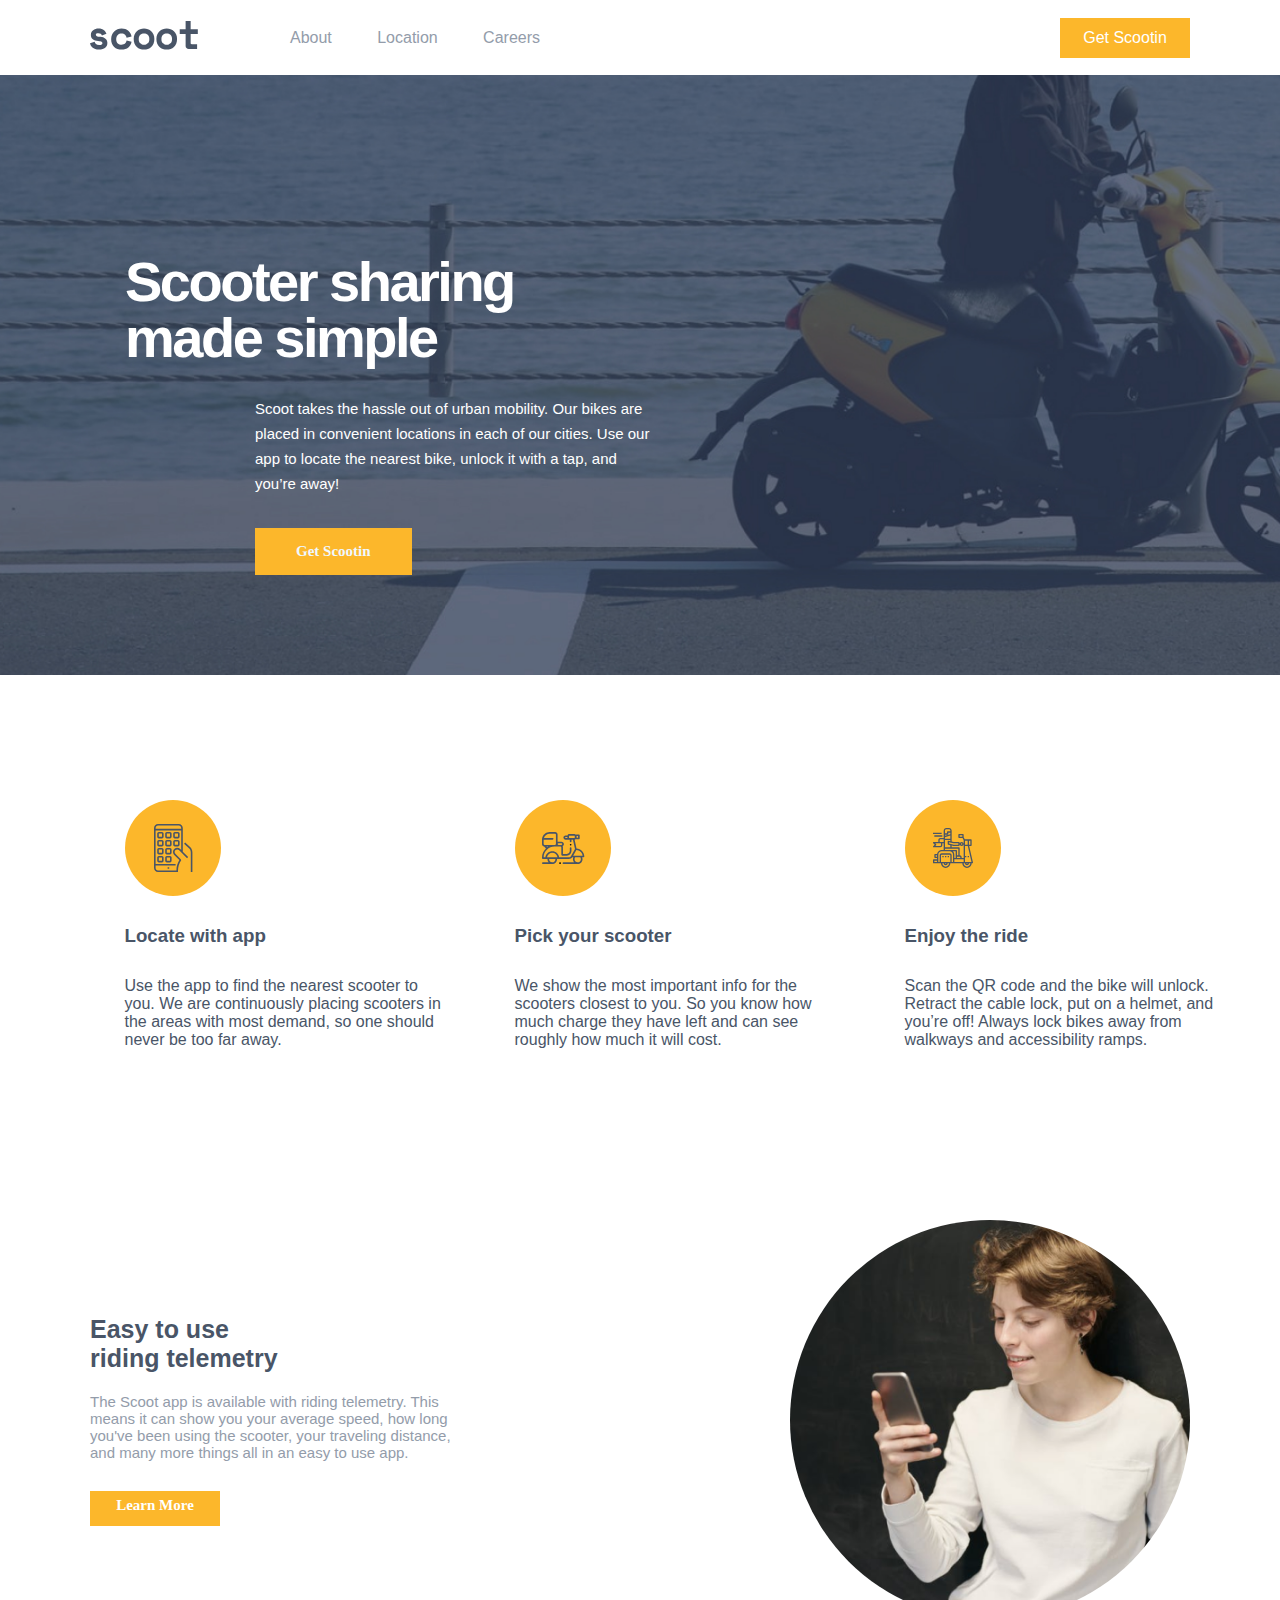
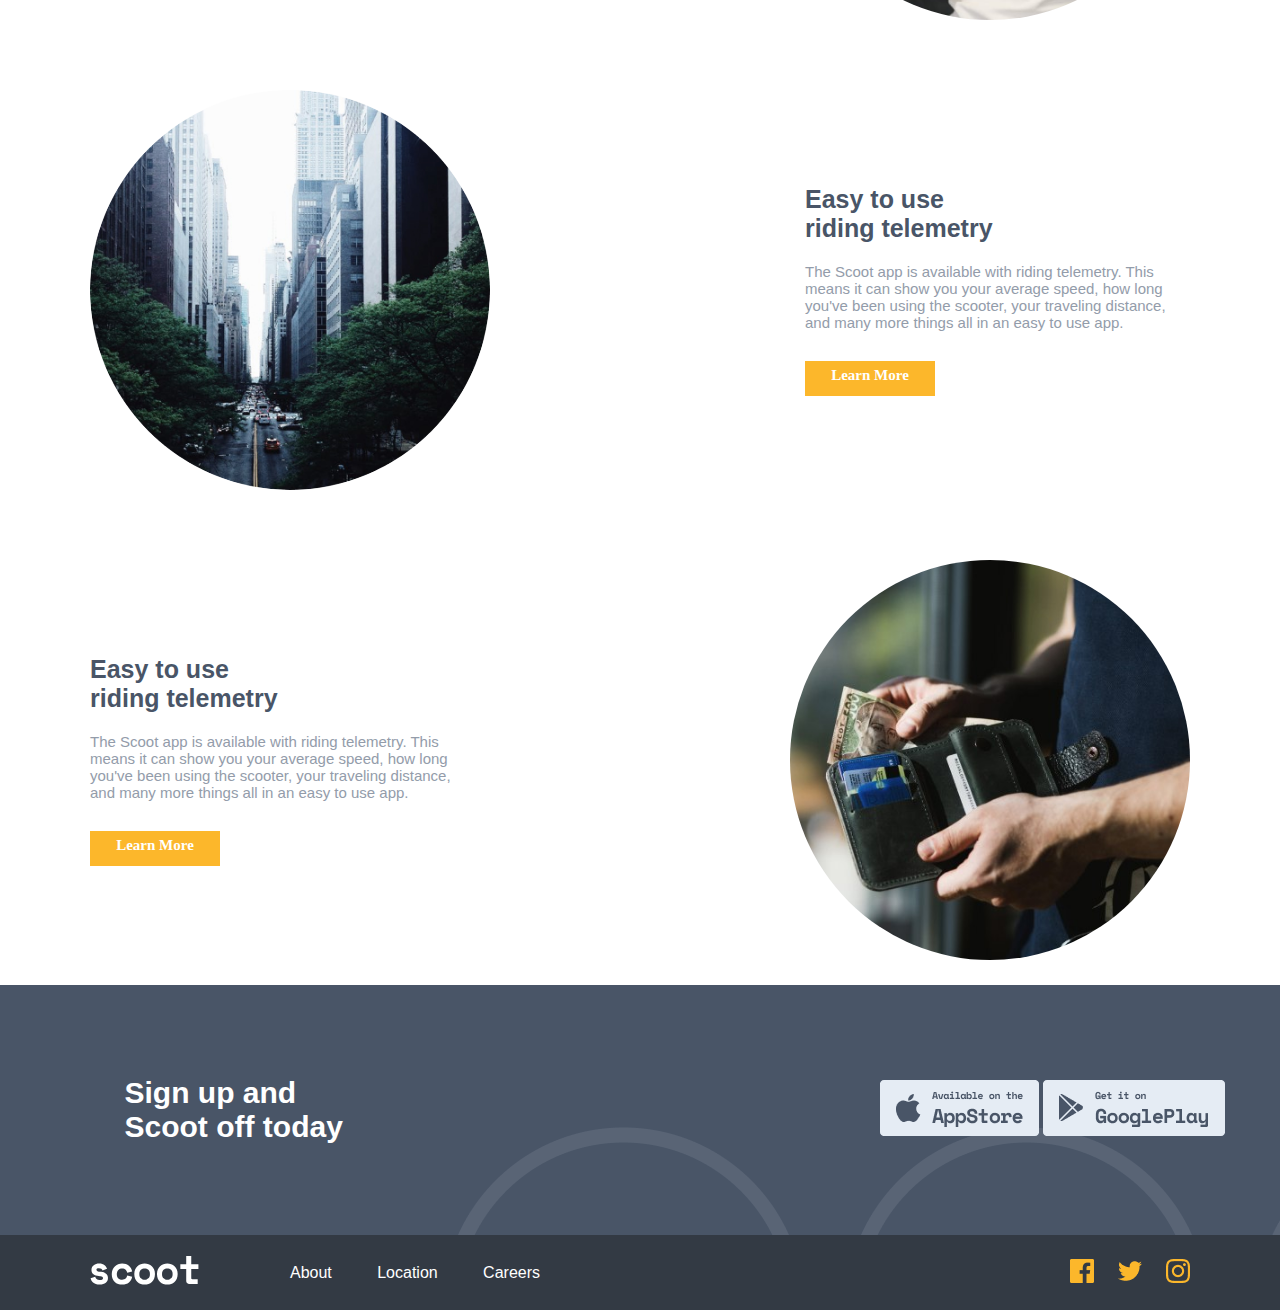
<file: index.html>
<!DOCTYPE html>
<html lang="en">

<head>
    <meta charset="UTF-8">
    <meta http-equiv="X-UA-Compatible" content="IE=edge">
    <meta name="viewport" content="width=device-width, initial-scale=1.0">
    <!-- link css -->
    <link rel="stylesheet" href="./style/main.min.css">
    <title>about</title>
</head>

<body>
    <!-- header start -->
    <header>
        <div class="container">
            <div class="header__block">
                <div class="header__wrap">
                    <div class="header__brand">
                        <a href="./index.html"><img src="./img/scoot.svg" alt="logo"></a>
                    </div>

                    <ul>
                        <li><a href="./city/index.html">About</a></li>
                        <li><a href="./Location/index.html">Location</a></li>
                        <li><a href="./city/index.html">Careers</a></li>
                    </ul>
                </div>
                <div class="header__links">
                    <a href="#">Get Scootin</a>
                </div>
            </div>
        </div>
    </header>
<!-- header end -->
<!-- main start -->
    <main>
        <!-- section__one start -->
        <section class="section__one">
            <div class="section__block">
            
                <div class="section__card">
                    <h2>Scooter sharing made simple</h2>
                    <p>Scoot takes the hassle out of urban mobility. Our bikes are placed in convenient locations in
                        each of our cities. Use our app to locate the nearest bike, unlock it with a tap, and you’re
                        away!</p>
                    <div class="section__links">
                        <a href="#">Get Scootin</a>
                    </div>
                </div>

            </div>
        </section>
        <!-- section__one end -->

        <!-- section__two end -->
        <section class="section__two">
            <div class="section__menu">
                <div class="section__box">
                    <img src="./img/menu(1).svg" alt="menu__img">
                   <div class="home__text">
                    <h3>Locate with app</h3>
                    <p>Use the app to find the nearest scooter to you. We are continuously placing scooters in the areas
                        with most demand, so one should never be too far away.</p>
                   </div>
                </div>

                <div class="section__box">
                    <img src="./img/menu(2).svg" alt="menu__img">
                   <div class="home__text">
                    <h3>Pick your scooter</h3>
                    <p>We show the most important info for the scooters closest to you. So you know how much charge they
                        have left and can see roughly how much it will cost.</p>
                   </div>
                </div>
                <div class="section__box">
                    <img src="./img/menu(3).svg" alt="menu__img">
                  <div class="home__text">
                    <h3>Enjoy the ride</h3>
                    <p>Scan the QR code and the bike will unlock. Retract the cable lock, put on a helmet, and you’re
                        off! Always lock bikes away from walkways and accessibility ramps.</p>
                  </div>
                </div>
            </div>
        </section>
        <!-- section__two end -->
        <!-- section__thre start -->
        <section class="section__thre">
            <div class="section__lest">
                <div class="section__boxs">
                    <h2>Easy to use
                        riding telemetry</h2>
                    <p>The Scoot app is available with riding telemetry. This means it can show you your average speed,
                        how long you've been using the scooter, your traveling distance, and many more things all in an
                        easy to use app.</p>
                        <div class="section__boxa">
                            <a href="#">Learn More</a>
                        </div>
                        
                </div>
                <img src="./img/section__thre(1).png" alt="">
            </div>
        </section>
        <section class="section__thre">
            <div class="section__lest">
                <img src="./img/section(2).jpg" alt="">
                <div class="section__boxs">
                    <h2>Easy to use
                        riding telemetry</h2>
                    <p>The Scoot app is available with riding telemetry. This means it can show you your average speed,
                        how long you've been using the scooter, your traveling distance, and many more things all in an
                        easy to use app.</p>
                        <div class="section__boxa">
                            <a href="#">Learn More</a>
                        </div>
                </div>
            </div>
        </section>

        <section class="section__thre">
            <div class="section__lest">
                <div class="section__boxs">
                    <h2>Easy to use
                        riding telemetry</h2>
                    <p>The Scoot app is available with riding telemetry. This means it can show you your average speed,
                        how long you've been using the scooter, your traveling distance, and many more things all in an
                        easy to use app.</p>
                        <div class="section__boxa">
                            <a href="#">Learn More</a>
                        </div>
                        
                </div>
                <img src="./img/section(3).jpg" alt="section3">
            </div>
        </section>

        <section class="section__end">
            <div class="section__footer">
                <div class="section__end__lest">
                <h2>Sign up and Scoot off today</h2>
            </div>
            <div class="section__end__text">
                <img src="./img/appstore.png" alt="apps">
                <img src="./img/google.png" alt="google">
            </div>
           </div>

        </section>
     
            
    </main> 
    <!-- main  end -->
    <!-- footer start -->

    <footer>
        <div class="container">
            <div class="footer__block">
                <div class="footer__wrap">
                    <div class="footer__brand">
                        <img src="./img/footer.svg" alt="logo">
                    </div>

                    <ul>
                        <li><a href="#">About</a></li>
                        <li><a href="#">Location</a></li>
                        <li><a href="#">Careers</a></li>
                    </ul>
                </div>
                <div class="footer__links">
                    <a href="#"><img src="./img/fizbok.png" alt="fezbok"></a>
                    <a href="#"><img src="./img/kaliy.png" alt="kali"></a>
                    <a href="#"><img src="./img/insta.png" alt="instagram"></a>
                </div>
            </div>
        </div>
    </footer>   
        <!-- footer end -->
</body>

</html>
</file>
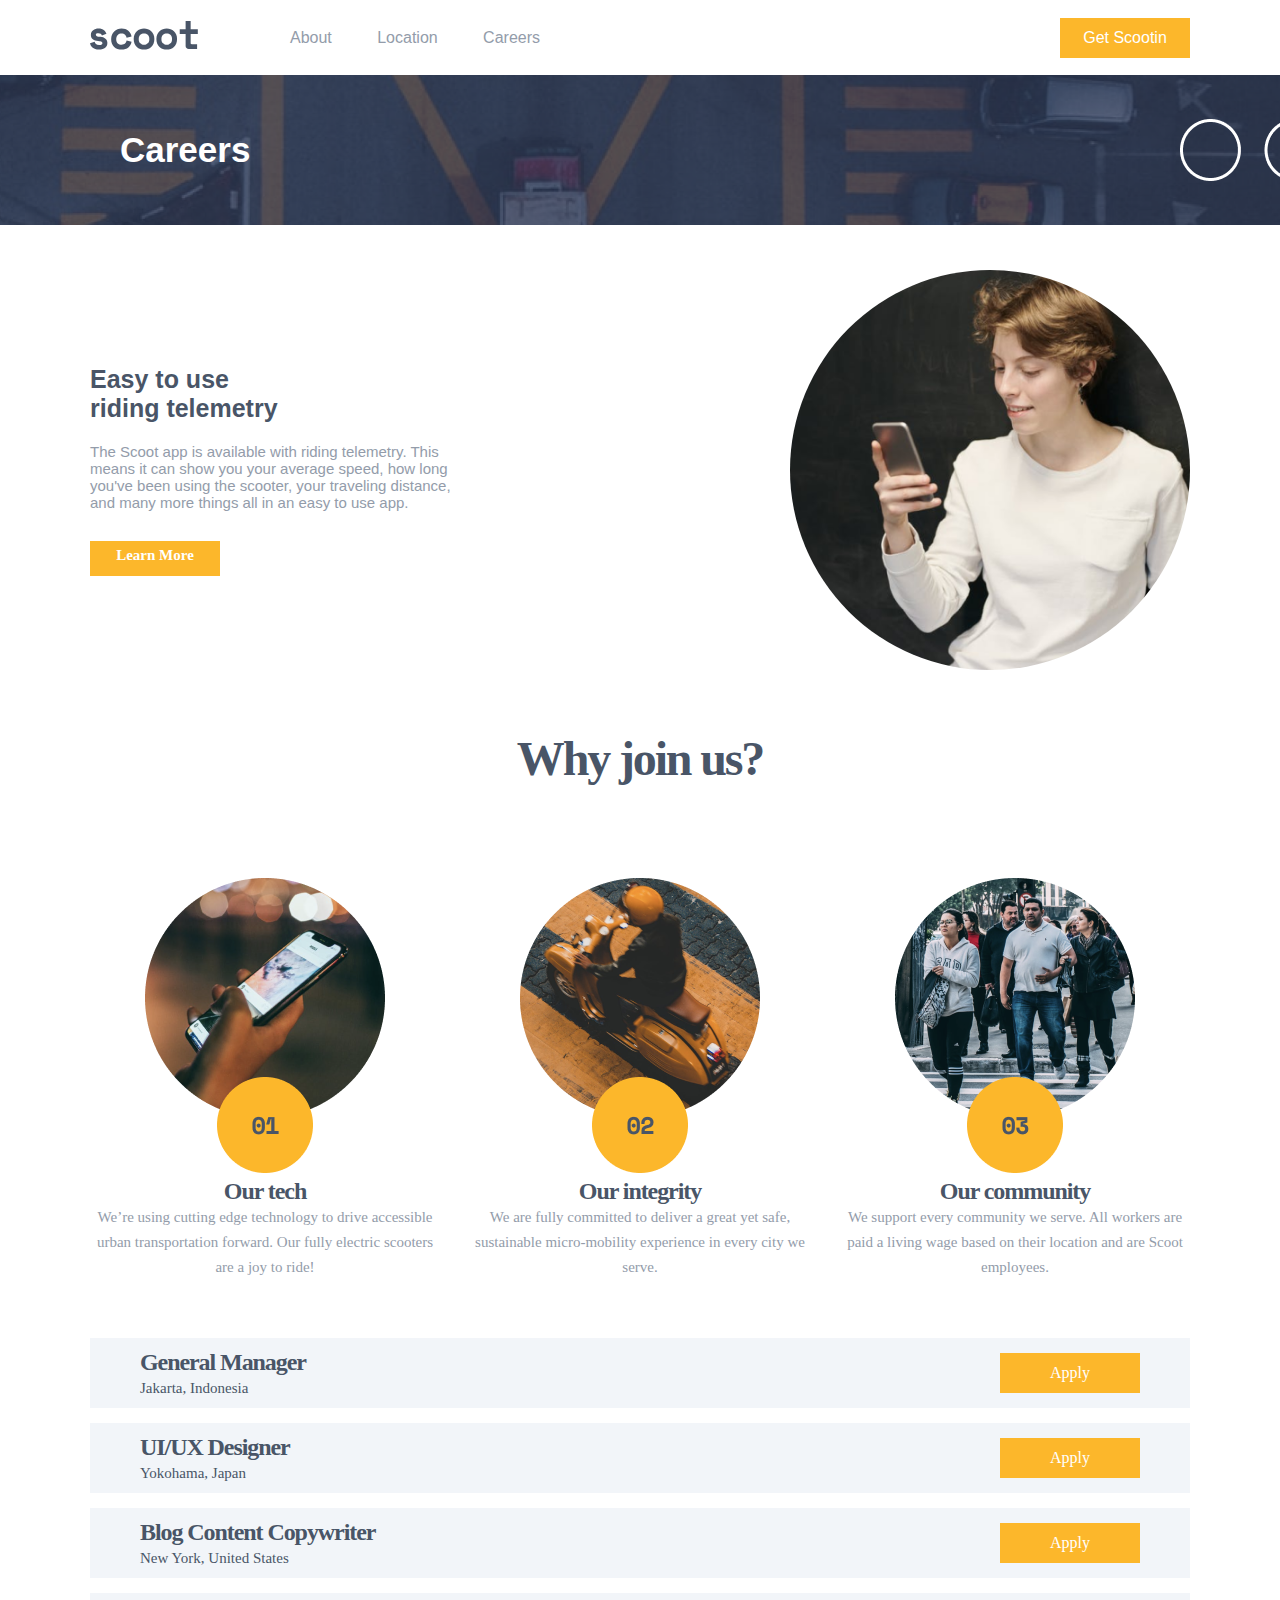
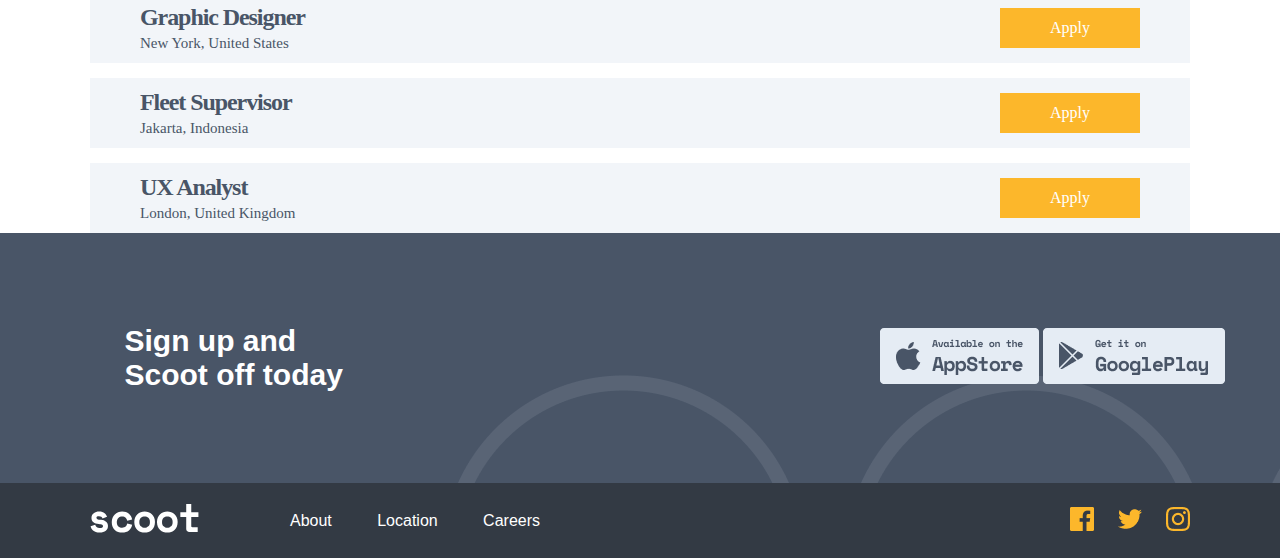
<file: Careers/index.html>
<!DOCTYPE html>
<html lang="en">

<head>
    <meta charset="UTF-8">
    <meta http-equiv="X-UA-Compatible" content="IE=edge">
    <meta name="viewport" content="width=device-width, initial-scale=1.0">
    <link rel="stylesheet" href="../style/main.min.css">
    <title>Careers</title>
</head>

<body>
    <!-- header start -->
    <header>
        <div class="container">
            <div class="header__block">
                <div class="header__wrap">
                    <div class="header__brand">
                        <a href="../index.html"><img src="../img/scoot.svg" alt="logo"></a>
                    </div>

                    <ul>
                        <li><a href="../city/index.html">About</a></li>
                        <li><a href="../Location/index.html">Location</a></li>
                        <li><a href="./index.html">Careers</a></li>
                    </ul>
                </div>
                <div class="header__links">
                    <a href="#">Get Scootin</a>
                </div>
            </div>
        </div>
    </header>
    <!-- header end -->
    <main>
        <section class="section__navbar">

            <div class="section__nav">
                <h2>Careers</h2>
                <img src="../img/Group 26.png" alt="">
            </div>

        </section>

        <section class="section__thre">
            <div class="section__lest">
                <div class="section__boxs">
                    <h2>Easy to use
                        riding telemetry</h2>
                    <p>The Scoot app is available with riding telemetry. This means it can show you your average speed,
                        how long you've been using the scooter, your traveling distance, and many more things all in an
                        easy to use app.</p>
                        <div class="section__boxa">
                            <a href="#">Learn More</a>
                        </div>
                        
                </div>
                <img src="../img/section__thre(1).png" alt="">
            </div>
        </section>

        <h2 class="our">Why join us?</h2>
        <section class="section__main">
            <div class="container">
                <div class="item">
                    <div class="item__items">
                        <img src="../img/N1.png" alt="n1">
                        <h2>Our tech</h2>
                        <p>We’re using cutting edge technology to drive accessible urban transportation forward. Our
                            fully electric scooters are a joy to ride!</p>
                    </div>
                    <div class="item__items">
                        <img src="../img/N2.png " alt="n2">
                        <h2>Our integrity</h2>
                        <p>We are fully committed to deliver a great yet safe, sustainable micro-mobility experience in
                            every city we serve.</p>
                    </div>
                    <div class="item__items">
                        <img src="../img/N3.png" alt="n3">
                        <h2>Our community</h2>
                        <p>We support every community we serve. All workers are paid a living wage based on their
                            location and are Scoot employees.</p>
                    </div>
                </div>
            </div>
        </section>

        <section class="section__wrapper">
            <div class="wrapper__block">
                <div class="wrapper__lest">
                    <h3>General Manager</h3>
                    <p>Jakarta, Indonesia</p>
                    
                    </div>
                    <div class="wrapper__box">
                        <a href="#">Apply</a>
                </div>

            </div>
        
            <div class="wrapper__block">
                <div class="wrapper__lest">
                    <h3>UI/UX Designer</h3>
                    <p>Yokohama, Japan</p>
                    
                    </div>
                    <div class="wrapper__box">
                        <a href="#">Apply</a>
                </div>

            </div>
            <div class="wrapper__block">
                <div class="wrapper__lest">
                    <h3>Blog Content Copywriter</h3>
                    <p>New York, United States</p>
                    
                    </div>
                    <div class="wrapper__box">
                        <a href="#">Apply</a>
                </div>

            </div>
            <div class="wrapper__block">
                <div class="wrapper__lest">
                    <h3>Graphic Designer</h3>
                    <p>New York, United States</p>
                    
                    </div>
                    <div class="wrapper__box">
                        <a href="#">Apply</a>
                </div>

            </div>
            <div class="wrapper__block">
                <div class="wrapper__lest">
                    <h3>Fleet Supervisor</h3>
                    <p>Jakarta, Indonesia</p>
                    
                    </div>
                    <div class="wrapper__box">
                        <a href="#">Apply</a>
                </div>

            </div>
            <div class="wrapper__block">
                <div class="wrapper__lest">
                    <h3>UX Analyst</h3>
                    <p>London, United Kingdom</p>
                    
                    </div>
                    <div class="wrapper__box">
                        <a href="#">Apply</a>
                </div>

            </div>
        </section>


        <section class="section__end">
            <div class="section__footer">
                <div class="section__end__lest">
                    <h2>Sign up and Scoot off today</h2>
                </div>
                <div class="section__end__text">
                    <img src="../img/appstore.png" alt="apps">
                    <img src="../img/google.png" alt="google">
                </div>
            </div>

        </section>
    </main>


    <!-- footer start -->
    <footer>
        <div class="container">
            <div class="footer__block">
                <div class="footer__wrap">
                    <div class="footer__brand">
                        <img src="../img/footer.svg" alt="logo">
                    </div>

                    <ul>
                        <li><a href="#">About</a></li>
                        <li><a href="#">Location</a></li>
                        <li><a href="#">Careers</a></li>
                    </ul>
                </div>
                <div class="footer__links">
                    <a href="#"><img src="../img/fizbok.png" alt="fezbok"></a>
                    <a href="#"><img src="../img/kaliy.png" alt="kali"></a>
                    <a href="#"><img src="../img/insta.png" alt="instagram"></a>
                </div>
            </div>
        </div>
    </footer>
    <!-- footer end -->
</body>

</html>
</file>
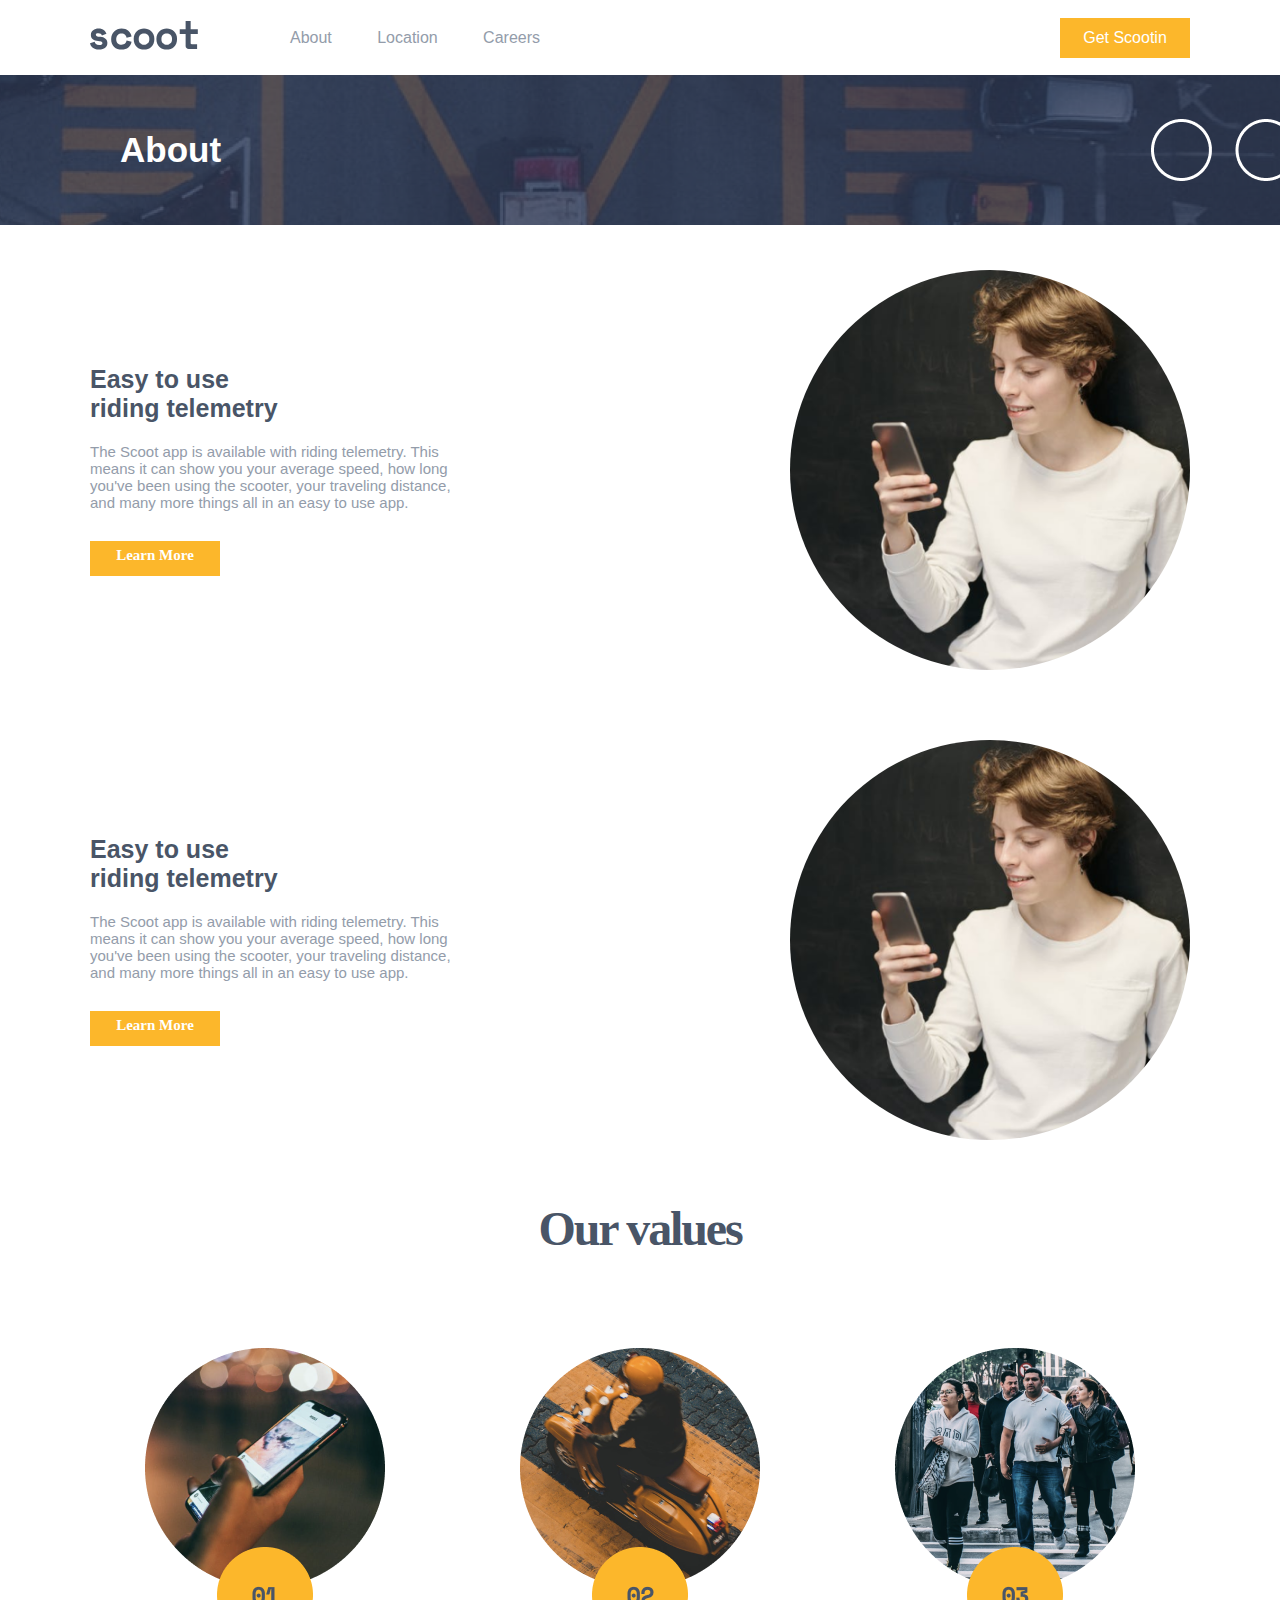
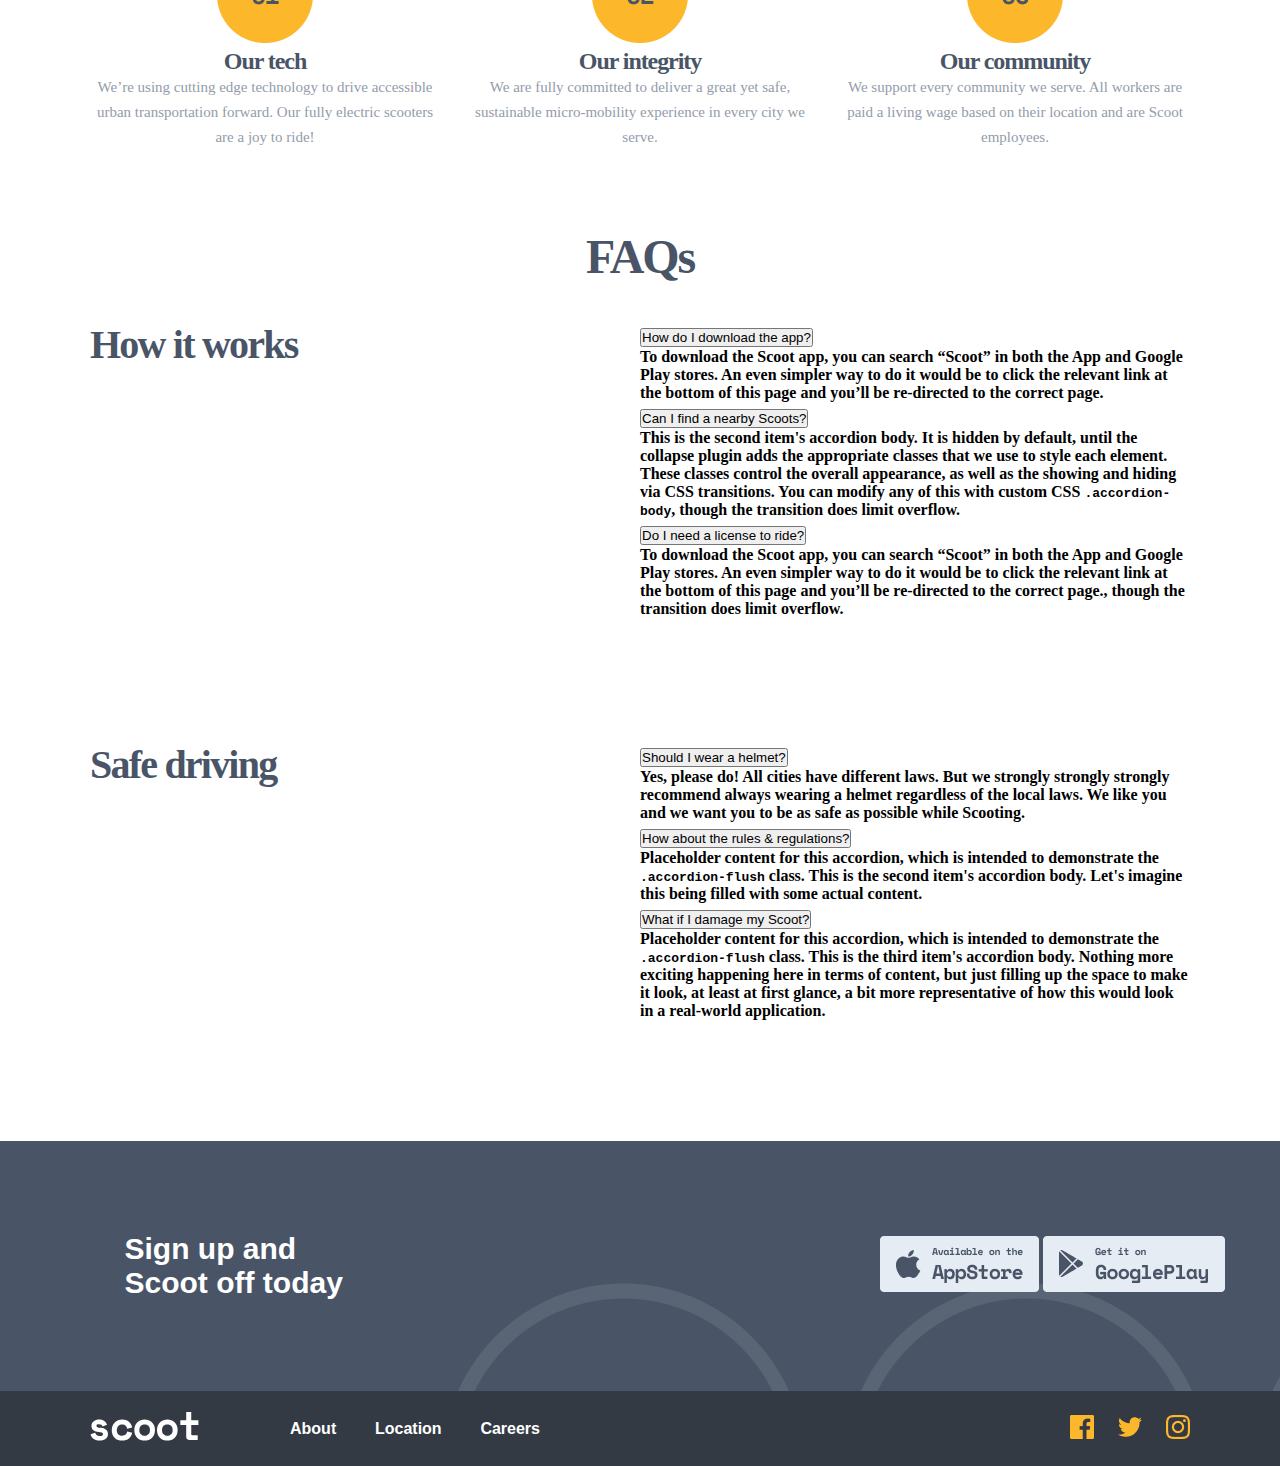
<file: city/index.html>
<!DOCTYPE html>
<html lang="en">

<head>
    <meta charset="UTF-8">
    <meta http-equiv="X-UA-Compatible" content="IE=edge">
    <meta name="viewport" content="width=device-width, initial-scale=1.0">
    <!-- but only -->
    <link href="https://cdn.jsdelivr.net/npm/bootstrap@5.2.0/dist/css/bootstrap.min.css" rel="stylesheet"
        integrity="sha384-gH2yIJqKdNHPEq0n4Mqa/HGKIhSkIHeL5AyhkYV8i59U5AR6csBvApHHNl/vI1Bx" crossorigin="anonymous">
    <!-- css -->
    <link rel="stylesheet" href="../style/main.min.css">
    <title>Location </title>
</head>

<body>
    <!-- header start -->
    <header>
        <div class="container">
            <div class="header__block">
                <div class="header__wrap">
                    <div class="header__brand">
                        <a href="../index.html"> <img src="../img/scoot.svg" alt="logo"></a>
                    </div>

                    <ul>
                        <li><a href="../city/index.html">About</a></li>
                        <li><a href="../Location/index.html">Location</a></li>
                        <li><a href="../Careers/index.html">Careers</a></li>
                    </ul>
                </div>
                <div class="header__links">
                    <a href="#">Get Scootin</a>
                </div>
            </div>
        </div>
    </header>
    <!-- header end -->
    <!-- main start -->
    <main>
        <section class="section__navbar">

            <div class="section__nav">
                <h2>About</h2>
                <img src="../img/Group 26.png" alt="section">
            </div>

        </section>


        <section class="section__thre">
            <div class="section__lest">
                <div class="section__boxs">
                    <h2>Easy to use
                        riding telemetry</h2>
                    <p>The Scoot app is available with riding telemetry. This means it can show you your average speed,
                        how long you've been using the scooter, your traveling distance, and many more things all in an
                        easy to use app.</p>
                        <div class="section__boxa">
                            <a href="#">Learn More</a>
                        </div>
                        
                </div>
                <img src="../img/section__thre(1).png" alt="">
            </div>
        </section>
        <!-- section__thre start -->
        <section class="section__thre">
            <div class="section__lest">
                <div class="section__boxs">
                    <h2>Easy to use
                        riding telemetry</h2>
                    <p>The Scoot app is available with riding telemetry. This means it can show you your average speed,
                        how long you've been using the scooter, your traveling distance, and many more things all in an
                        easy to use app.</p>
                    <div class="section__boxa">
                        <a href="#">Learn More</a>
                    </div>

                </div>
                <img src="../img/section__thre(1).png" alt="">
            </div>
        </section>
       


        <h2 class="our">Our values</h2>
        <section class="section__main">
            <div class="container">
                <div class="item">
                    <div class="item__items">
                        <img src="../img/N1.png" alt="n1">
                        <h2>Our tech</h2>
                        <p>We’re using cutting edge technology to drive accessible urban transportation forward. Our
                            fully electric scooters are a joy to ride!</p>
                    </div>
                    <div class="item__items">
                        <img src="../img/N2.png " alt="n2">
                        <h2>Our integrity</h2>
                        <p>We are fully committed to deliver a great yet safe, sustainable micro-mobility experience in
                            every city we serve.</p>
                    </div>
                    <div class="item__items">
                        <img src="../img/N3.png" alt="n3">
                        <h2>Our community</h2>
                        <p>We support every community we serve. All workers are paid a living wage based on their
                            location and are Scoot employees.</p>
                    </div>
                </div>
            </div>


        </section>
        <h2 class="ourl" style="text-align: center;">FAQs</h2>
        <section class="section__block">
            <div class="block__text">
                <h2>How it works</h2>
            </div>
            <div class="block__lest">
                <div class="accordion" id="accordionExample">
                    <div class="accordion-item">
                        <h2 class="accordion-header" id="headingOne">
                            <button class="accordion-button" type="button" data-bs-toggle="collapse"
                                data-bs-target="#collapseOne" aria-expanded="true" aria-controls="collapseOne">
                                How do I download the app?
                            </button>
                        </h2>
                        <div id="collapseOne" class="accordion-collapse collapse show" aria-labelledby="headingOne"
                            data-bs-parent="#accordionExample">
                            <div class="accordion-body">
                                <strong>To download the Scoot app, you can search “Scoot” in both the App and Google
                                    Play stores. An even simpler way to do it would be to click the relevant link at the
                                    bottom of this page and you’ll be re-directed to the correct page.
                            </div>
                        </div>
                    </div>
                    <div class="accordion-item">
                        <h2 class="accordion-header" id="headingTwo">
                            <button class="accordion-button collapsed" type="button" data-bs-toggle="collapse"
                                data-bs-target="#collapseTwo" aria-expanded="false" aria-controls="collapseTwo">
                                Can I find a nearby Scoots?
                            </button>
                        </h2>
                        <div id="collapseTwo" class="accordion-collapse collapse" aria-labelledby="headingTwo"
                            data-bs-parent="#accordionExample">
                            <div class="accordion-body">
                                <strong>This is the second item's accordion body.</strong> It is hidden by default,
                                until the collapse plugin adds the appropriate classes that we use to style each
                                element. These classes control the overall appearance, as well as the showing and hiding
                                via CSS transitions. You can modify any of this with custom CSS 
                                <code>.accordion-body</code>, though the transition does limit overflow.
                            </div>
                        </div>
                    </div>
                    <div class="accordion-item">
                        <h2 class="accordion-header" id="headingThree">
                            <button class="accordion-button collapsed" type="button" data-bs-toggle="collapse"
                                data-bs-target="#collapseThree" aria-expanded="false" aria-controls="collapseThree">
                                Do I need a license to ride?
                            </button>
                        </h2>
                        <div id="collapseThree" class="accordion-collapse collapse" aria-labelledby="headingThree"
                            data-bs-parent="#accordionExample">
                            <div class="accordion-body">
                                <strong>To download the Scoot app, you can search “Scoot” in both the App and Google
                                    Play stores. An even simpler way to do it would be to click the relevant link at the
                                    bottom of this page and you’ll be re-directed to the correct page.</code>, though
                                    the transition does limit overflow.
                            </div>
                        </div>
                    </div>
                </div>
            </div>
        </section>
        <section class="section__block__card">
            <div class="block__text__cards">
                <h2>Safe driving</h2>
            </div>
            <div class="block__lest__block">
                <div class="accordion accordion-flush" id="accordionFlushExample">
                    <div class="accordion-item">
                        <h2 class="accordion-header" id="flush-headingOne">
                            <button class="accordion-button collapsed" type="button" data-bs-toggle="collapse"
                                data-bs-target="#flush-collapseOne" aria-expanded="false"
                                aria-controls="flush-collapseOne">
                                Should I wear a helmet?
                            </button>
                        </h2>
                        <div id="flush-collapseOne" class="accordion-collapse collapse"
                            aria-labelledby="flush-headingOne" data-bs-parent="#accordionFlushExample">
                            <div class="accordion-body">
                                Yes, please do! All cities have different laws. But we strongly strongly strongly
                                recommend always wearing a helmet regardless of the local laws. We like you and we want
                                you to be as safe as possible while Scooting.
                            </div>
                        </div>
                    </div>
                    <div class="accordion-item">
                        <h2 class="accordion-header" id="flush-headingTwo">
                            <button class="accordion-button collapsed" type="button" data-bs-toggle="collapse"
                                data-bs-target="#flush-collapseTwo" aria-expanded="false"
                                aria-controls="flush-collapseTwo">
                                How about the rules & regulations?
                            </button>
                        </h2>
                        <div id="flush-collapseTwo" class="accordion-collapse collapse"
                            aria-labelledby="flush-headingTwo" data-bs-parent="#accordionFlushExample">
                            <div class="accordion-body">Placeholder content for this accordion, which is intended to
                                demonstrate the <code>.accordion-flush</code> class. This is the second item's accordion
                                body. Let's imagine this being filled with some actual content.</div>
                        </div>
                    </div>
                    <div class="accordion-item">
                        <h2 class="accordion-header" id="flush-headingThree">
                            <button class="accordion-button collapsed" type="button" data-bs-toggle="collapse"
                                data-bs-target="#flush-collapseThree" aria-expanded="false"
                                aria-controls="flush-collapseThree">
                                What if I damage my Scoot?
                            </button>
                        </h2>
                        <div id="flush-collapseThree" class="accordion-collapse collapse"
                            aria-labelledby="flush-headingThree" data-bs-parent="#accordionFlushExample">
                            <div class="accordion-body">Placeholder content for this accordion, which is intended to
                                demonstrate the <code>.accordion-flush</code> class. This is the third item's accordion
                                body. Nothing more exciting happening here in terms of content, but just filling up the
                                space to make it look, at least at first glance, a bit more representative of how this
                                would look in a real-world application.</div>
                        </div>
                    </div>
                </div>



            </div>
        </section>

        <section class="section__end">
            <div class="section__footer">
                <div class="section__end__lest">
                    <h2>Sign up and Scoot off today</h2>
                </div>
                <div class="section__end__text">
                    <img src="../img/appstore.png" alt="apps">
                    <img src="../img/google.png" alt="google">
                </div>
            </div>

        </section>

    </main>
    <!-- main end -->
    <!-- footer start -->
    <footer>
        <div class="container">
            <div class="footer__block">
                <div class="footer__wrap">
                    <div class="footer__brand">
                        <img src="../img/footer.svg" alt="logo">
                    </div>

                    <ul>
                        <li><a href="#">About</a></li>
                        <li><a href="#">Location</a></li>
                        <li><a href="#">Careers</a></li>
                    </ul>
                </div>
                <div class="footer__links">
                    <a href="#"><img src="../img/fizbok.png" alt="fezbok"></a>
                    <a href="#"><img src="../img/kaliy.png" alt="kali"></a>
                    <a href="#"><img src="../img/insta.png" alt="instagram"></a>
                </div>
            </div>
        </div>
    </footer>
    <!-- footer end -->
    <!-- JavaScript Bundle with Popper -->
    <script src="https://cdn.jsdelivr.net/npm/bootstrap@5.2.0/dist/js/bootstrap.bundle.min.js"
        integrity="sha384-A3rJD856KowSb7dwlZdYEkO39Gagi7vIsF0jrRAoQmDKKtQBHUuLZ9AsSv4jD4Xa" crossorigin="anonymous">
    </script>
</body>

</html>
</file>
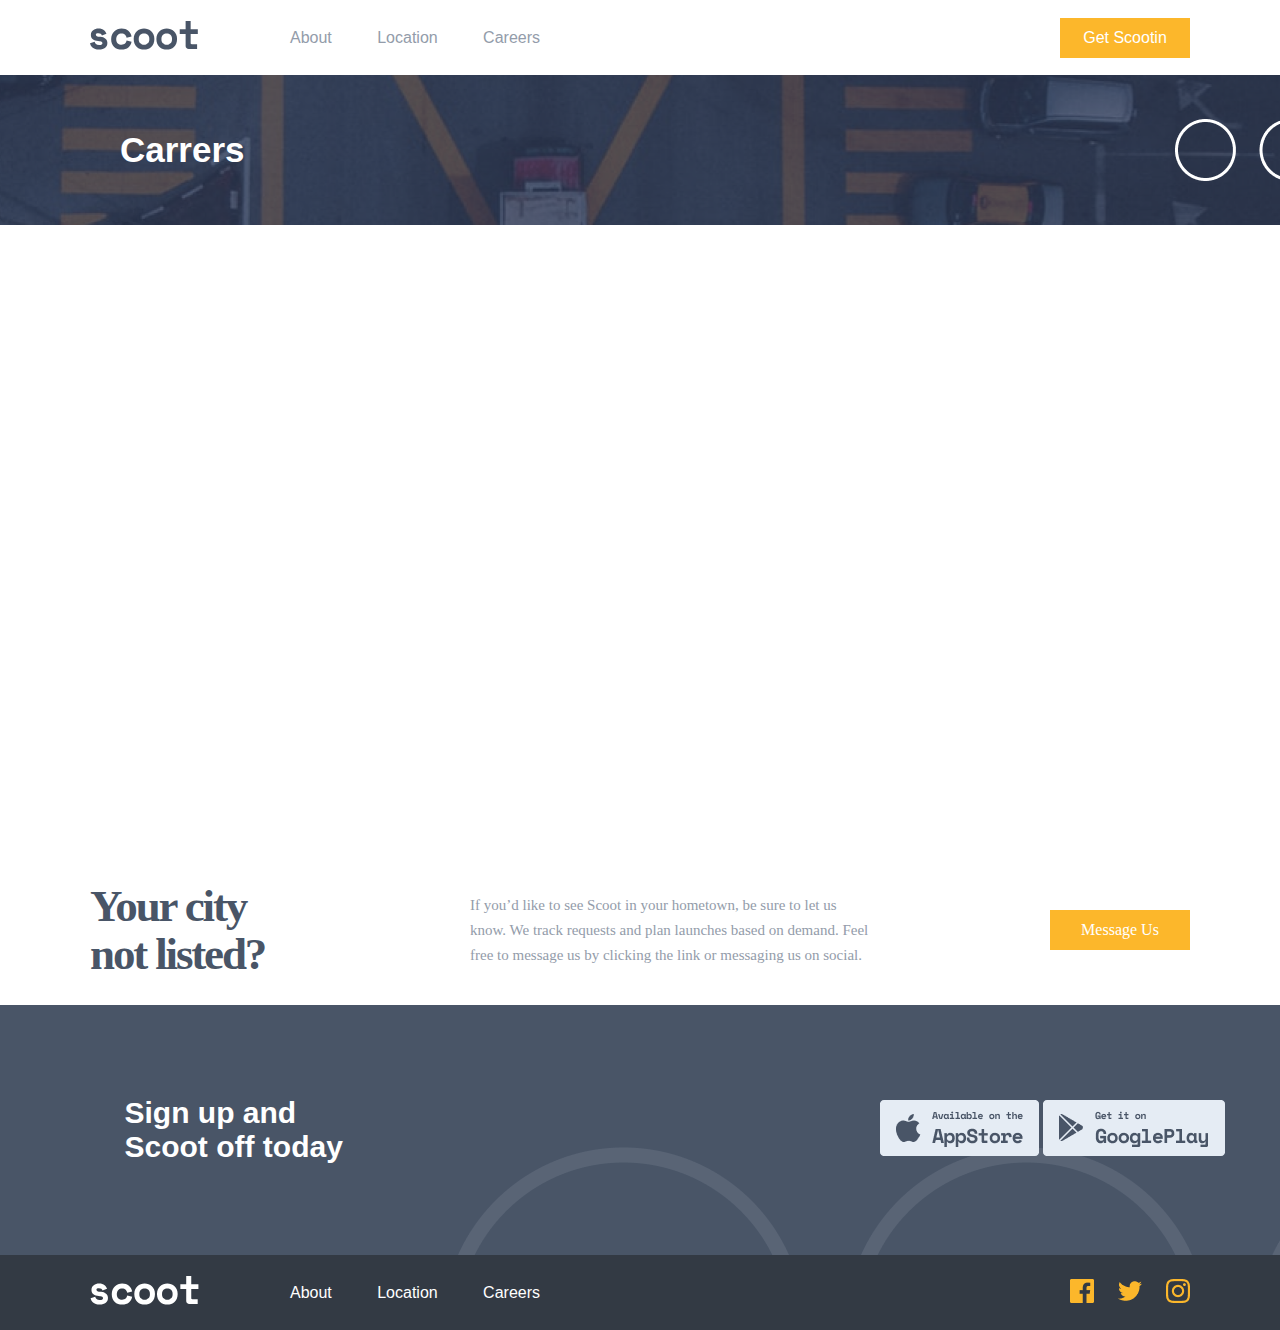
<file: Location/index.html>
<!DOCTYPE html>
<html lang="en">

<head>
    <meta charset="UTF-8">
    <meta http-equiv="X-UA-Compatible" content="IE=edge">
    <meta name="viewport" content="width=device-width, initial-scale=1.0">
    <link rel="stylesheet" href="../style/main.min.css">
    <title>CITY</title>
</head>

<body>
    <!-- header start -->
    <header>
        <div class="container">
            <div class="header__block">
                <div class="header__wrap">
                    <div class="header__brand">
                        <a href="../index.html"><img src="../img/scoot.svg" alt="logo"></a>
                    </div>

                    <ul>
                        <li><a href="../city/index.html">About</a></li>
                        <li><a href="../Location/index.html">Location</a></li>
                        <li><a href="../Careers/index.html">Careers</a></li>
                    </ul>
                </div>
                <div class="header__links">
                    <a href="../index.html">Get Scootin</a>
                </div>
            </div>
        </div>
    </header>
    <!-- header end -->

    <!-- main start -->
    <main>
        <section class="section__navbar">

            <div class="section__nav">
                <h2>Carrers</h2>
                <img src="../img/Group 26.png" alt="">
            </div>

        </section>

        <section class="section__menu__class">
            <iframe src="https://www.google.com/maps/embed?pb=!1m18!1m12!1m3!1d191884.74398326364!2d69.13928073430084!3d41.28277055683598!2m3!1f0!2f0!3f0!3m2!1i1024!2i768!4f13.1!3m3!1m2!1s0x38ae8b0cc379e9c3%3A0xa5a9323b4aa5cb98!2z0KLQsNGI0LrQtdC90YIsINCj0LfQsdC10LrQuNGB0YLQsNC9!5e0!3m2!1sru!2s!4v1659961970168!5m2!1sru!2s" width="600" height="450" style="border:0;" allowfullscreen="" loading="lazy" referrerpolicy="no-referrer-when-downgrade"></iframe>
            
           
        </section>

        <section class="section__brend">
            <div class="section__brend__lest">
                <h2>Your city not listed?</h2>
            </div>

            <div class="section__brend__text">
                <p>If you’d like to see Scoot in your hometown, be sure to let us know. We track requests and plan
                    launches based on demand. Feel free to message us by clicking the link or messaging us on social.
                </p>
            </div>
            <div class="section__brend__let">
                
                    <a href="#">Message Us</a>
                
            </div>
        </section>

        <section class="section__end">
            <div class="section__footer">
                <div class="section__end__lest">
                    <h2>Sign up and Scoot off today</h2>
                </div>
                <div class="section__end__text">
                    <img src="../img/appstore.png" alt="apps">
                    <img src="../img/google.png" alt="google">
                </div>
            </div>

        </section>
    </main>
    <!-- main end -->
    <!-- footer start -->
    <footer>
        <div class="container">
            <div class="footer__block">
                <div class="footer__wrap">
                    <div class="footer__brand">
                        <img src="../img/footer.svg" alt="logo">
                    </div>

                    <ul>
                        <li><a href="#">About</a></li>
                        <li><a href="#">Location</a></li>
                        <li><a href="#">Careers</a></li>
                    </ul>
                </div>
                <div class="footer__links">
                    <a href="#"><img src="../img/fizbok.png" alt="fezbok"></a>
                    <a href="#"><img src="../img/kaliy.png" alt="kali"></a>
                    <a href="#"><img src="../img/insta.png" alt="instagram"></a>
                </div>
            </div>
        </div>
    </footer>
    <!-- footer end -->
</body>

</html>
</file>
<file: style/main.min.css>
*{margin:0;padding:0;box-sizing:border-box}.container{width:1100px;margin:0 auto}@media only screen and (max-width: 768px){.container{width:758px;margin:0 auto}}header{width:100%;height:75px;background:#fff;display:flex;justify-content:center;align-items:center;font-family:"Kdam Thmor Pro",sans-serif}header .header__block{display:flex;justify-content:space-between;align-items:center}header .header__block .header__wrap{width:450px;display:flex;justify-content:space-between;align-items:center}header .header__block .header__wrap ul{width:250px;display:flex;justify-content:space-between}header .header__block .header__wrap ul li{font-size:16px;list-style:none}header .header__block .header__wrap ul li a{font-size:16px;color:#939caa;text-decoration:none}header .header__block .header__wrap ul li a:active{border:2px solid #fcb72b;color:#fcb72b;background-color:rgba(0,0,0,0)}header .header__block .header__links{width:130px;height:40px;background:#fcb72b;display:flex;justify-content:center;align-items:center}header .header__block .header__links a{text-decoration:none;color:#fff}@media only screen and (max-width: 768px){header{width:100%;height:75px;background:#fff;display:flex;justify-content:center;align-items:center;font-family:"Kdam Thmor Pro",sans-serif}header .header__block{display:flex;justify-content:space-between;align-items:center}header .header__block .header__wrap{width:450px;display:flex;justify-content:space-between;align-items:center}header .header__block .header__wrap ul{width:250px;display:flex;justify-content:space-between}header .header__block .header__wrap ul li{font-size:16px;list-style:none}header .header__block .header__wrap ul li a{font-size:16px;color:#939caa;text-decoration:none}header .header__block .header__wrap ul li a:active{border:2px solid #fcb72b;color:#fcb72b;background-color:rgba(0,0,0,0)}header .header__block .header__links{width:130px;height:40px;background:#fcb72b;display:flex;justify-content:center;align-items:center}header .header__block .header__links a{text-decoration:none;color:#fff}}footer{width:100%;height:75px;background:#333a44;display:flex;justify-content:center;align-items:center}footer .footer__block{display:flex;justify-content:space-between;align-items:center}footer .footer__block .footer__wrap{width:450px;display:flex;justify-content:space-between;align-items:center}footer .footer__block .footer__wrap ul{width:250px;display:flex;justify-content:space-between}footer .footer__block .footer__wrap ul li{font-family:"Kdam Thmor Pro",sans-serif;font-size:16px;list-style:none}footer .footer__block .footer__wrap ul li a{font-size:16px;color:#fff;text-decoration:none}footer .footer__block .footer__wrap ul li a:active{border:2px solid #fcb72b;color:#fcb72b;background-color:rgba(0,0,0,0)}footer .footer__block .footer__links{width:120px;height:40px;display:flex;justify-content:space-between;align-items:center}body{overflow-x:hidden}.section__one{width:1349px;height:600px;background-image:url(/img/Bitmap.jpg);background-size:cover;background-position:center;display:flex;align-items:center;margin:0 auto;position:relative}.section__one .section__block{width:1000px;height:400px;margin-left:125px}.section__one .section__block h2{width:500px;font-style:normal;font-weight:700;font-family:"Kdam Thmor Pro",sans-serif;font-size:56px;line-height:56px;letter-spacing:-2.5px;color:#fff}.section__one .section__block p{width:400px;font-family:"Kdam Thmor Pro",sans-serif;font-style:normal;font-weight:400;font-size:15px;line-height:25px;color:#fff;margin-top:30px;margin-left:130px}.section__one .section__block .section__links{padding:9px 39px;background-color:#fcb72b;text-align:center;font-family:"Space Mono";font-style:normal;font-weight:700;font-size:15px;line-height:25px;text-align:center;color:#fff;border:2px solid #fcb72b;margin-left:130px;position:absolute;bottom:100px}.section__one .section__block .section__links a{text-decoration:none;color:#f0f8ff}.section__one .section__block .section__links:active{border:2px solid #fcb72b;color:#fcb72b;background-color:rgba(0,0,0,0)}.section__two{width:1349px;height:500px;background-size:cover;background-position:center;display:flex;align-items:center;margin:0 auto;position:relative}.section__two .section__menu{width:1100px;margin:0 auto;display:flex;justify-content:space-between}.section__two .section__menu .section__box{width:320px;height:250px}.section__two .section__menu .section__box h3{font-family:"Kdam Thmor Pro",sans-serif;color:#495567;cursor:pointer;margin-top:25px}.section__two .section__menu .section__box p{font-family:"Kdam Thmor Pro",sans-serif;color:#495567;cursor:pointer;margin-top:30px}.section__thre{width:1100px;margin:0 auto;margin-top:20px}.section__thre .section__lest{width:1100px;height:450px;display:flex;justify-content:space-between;align-items:center}.section__thre .section__lest img{width:400px;border-radius:50%;-webkit-border-radius:50%;-moz-border-radius:50%;-ms-border-radius:50%;-o-border-radius:50%}.section__thre .section__lest .section__boxs{width:35%}.section__thre .section__lest .section__boxs h2{width:190px;color:#495567;font-family:"Kdam Thmor Pro",sans-serif}.section__thre .section__lest .section__boxs p{font-size:15px;margin-top:20px;font-family:"Kdam Thmor Pro",sans-serif;color:#939caa}.section__thre .section__lest .section__boxs .section__boxa{width:130px;height:35px;background-color:#fcb72b;text-align:center;font-family:"Space Mono";font-style:normal;font-weight:700;font-size:15px;line-height:25px;text-align:center;color:#fff;margin-top:30px;border:2px solid #fcb72b}.section__thre .section__lest .section__boxs .section__boxa a{text-decoration:none;color:#fff}.section__thre .section__lest .section__boxs .section__boxa:active{border:2px solid #fcb72b;color:#fcb72b;background-color:rgba(0,0,0,0)}.section__end{width:1349px;height:250px;background-image:url(../img/Mask\ \(16\).png);margin:0 auto;display:flex;justify-content:space-around;align-items:center}.section__end .section__footer{width:1100px;display:flex;justify-content:space-between;align-items:center}.section__end .section__footer .section__end__lest{width:250px;font-size:20px;color:#fff;font-family:"Kdam Thmor Pro",sans-serif}.section__navbar{width:1349.4px;height:150px;margin:0 auto;display:flex;justify-content:center;align-items:center;background-image:url(../img/Bitmap\ \(13\).png)}.section__navbar .section__nav{width:1100px;margin:0 auto;margin-left:120px;display:flex;align-items:center}.section__navbar .section__nav h2{font-size:35px;font-family:"Kdam Thmor Pro",sans-serif;color:#fff}.section__navbar .section__nav img{margin-left:930px}.section__thr{width:1100px;margin:0 auto;margin-top:20px}.section__thr .section__lests{width:1100px;height:450px;display:flex;justify-content:space-between;align-items:center}.section__thr .section__lests img{width:400px;border-radius:50%;-webkit-border-radius:50%;-moz-border-radius:50%;-ms-border-radius:50%;-o-border-radius:50%}.section__boxs{width:50%}.section__boxs h2{width:300px;color:#495567;font-size:25px;font-family:"Kdam Thmor Pro",sans-serif}.section__boxs p{font-size:15px;margin-top:20px;font-family:"Kdam Thmor Pro",sans-serif;color:#939caa}.our{font-family:"Space Mono";font-style:normal;font-weight:700;font-size:48px;line-height:48px;text-align:center;letter-spacing:-2.14286px;color:#495567;margin-top:40px;margin-bottom:40px}.ourl{font-family:"Space Mono";font-style:normal;font-weight:700;font-size:48px;line-height:48px;text-align:center;letter-spacing:-2.14286px;color:#495567;margin-top:40px;margin-bottom:40px}.section__block{width:1100px;margin:0 auto;display:flex;justify-content:space-between;align-items:center}.section__block .block__text{width:45%;height:400px}.section__block .block__text h2{font-family:"Space Mono";font-style:normal;font-weight:700;font-size:40px;line-height:48px;letter-spacing:-1.78571px;color:#495567}.section__block .block__lest{width:50%;height:400px;margin-left:55px}.section__block__card{width:1100px;margin:0 auto;display:flex;justify-content:space-between;align-items:center;margin-top:20px}.section__block__card .block__text__cards{width:45%;height:400px}.section__block__card .block__text__cards h2{font-family:"Space Mono";font-style:normal;font-weight:700;font-size:40px;line-height:48px;letter-spacing:-1.78571px;color:#495567}.section__block__card .block__lest__block{width:50%;height:400px}.section__main{width:1100px;height:500px;margin:0 auto;display:flex;justify-content:space-between}.section__main h2{text-align:center;font-size:40px}.section__main .item{width:100%;height:300px;display:flex;justify-content:space-between;align-items:center}.section__main .item .item__items{width:350px;height:100%}.section__main .item .item__items h2{font-family:"Space Mono";font-style:normal;font-weight:700;font-size:24px;line-height:28px;text-align:center;letter-spacing:-1.07143px;color:#495567}.section__main .item .item__items p{font-family:"Lexend Deca";font-style:normal;font-weight:400;font-size:15px;line-height:25px;text-align:center;color:#939caa}.section__wrapper{width:1200px;margin:0 auto}.section__wrapper .wrapper__block{width:1100px;height:70px;display:flex;justify-content:space-between;align-items:center;margin:0 auto;margin-top:15px;background:#f2f5f9}.section__wrapper .wrapper__block .wrapper__lest{width:300px;height:50px;margin-left:50px}.section__wrapper .wrapper__block .wrapper__lest h3{font-family:"Space Mono";font-style:normal;font-weight:700;font-size:24px;line-height:28px;letter-spacing:-1.07143px;color:#495567}.section__wrapper .wrapper__block .wrapper__lest p{font-family:"Lexend Deca";font-style:normal;font-weight:400;font-size:15px;line-height:25px;color:#495567}.section__wrapper .wrapper__block .wrapper__box{width:140px;height:40px;background:#fcb72b;display:flex;justify-content:center;align-items:center;margin-right:50px}.section__wrapper .wrapper__block .wrapper__box a{text-decoration:none;color:#fff}.section__menu__class{width:1100px;height:600px;margin:0 auto;margin-top:30px}.section__menu__class iframe{width:1100px;height:500px}.section__brend{width:1100px;height:150px;margin:0 auto;display:flex;justify-content:space-between;align-items:center}.section__brend .section__brend__lest{width:200px;font-family:"Space Mono";font-style:normal;font-weight:600;font-size:30px;line-height:48px;letter-spacing:-2.14286px;color:#495567}.section__brend .section__brend__text{width:400px;font-family:"Lexend Deca";font-style:normal;font-weight:400;font-size:15px;line-height:25px;color:#939caa}.section__brend .section__brend__let{width:140px;height:40px;display:flex;justify-content:center;align-items:center;background:#fcb72b}.section__brend .section__brend__let a{text-decoration:none;color:#fff}@media only screen and (max-width: 768px){.section__one{width:768px;height:600px;background-image:url(/img/Bitmap.jpg);background-size:cover;background-position:center;display:flex;align-items:center;margin:0 auto;position:relative}.section__one .section__block{width:768px;height:400px}.section__one .section__block h2{width:400px;font-family:"Space Mono";font-style:normal;font-weight:700;font-size:56px;line-height:56px;text-align:center;letter-spacing:-2.5px;color:#fff;margin-left:80px;text-align:center}.section__one .section__block p{width:330px;font-family:"Kdam Thmor Pro",sans-serif;font-style:normal;font-weight:400;font-size:15px;line-height:25px;color:#fff;margin-top:30px;text-align:center}.section__one .section__block .section__links{padding:9px 39px;background-color:#fcb72b;text-align:center;font-family:"Space Mono";font-style:normal;font-weight:700;font-size:15px;line-height:25px;text-align:center;color:#fff;border:2px solid #fcb72b;margin-left:200px;position:absolute;bottom:100px}.section__one .section__block .section__links a{text-decoration:none;color:#f0f8ff}.section__one .section__block .section__links:active{border:2px solid #fcb72b;color:#fcb72b;background-color:rgba(0,0,0,0)}.section__two{width:768px;height:800px;background-size:cover;background-position:center;display:flex;justify-content:center;align-items:center;margin:0 auto;position:relative;flex-direction:column}.section__two .section__menu{width:768px;margin:0 auto;display:flex;justify-content:space-between;flex-direction:column;margin-left:100px}.section__two .section__menu .section__box{width:520px;height:250px;flex-direction:row;display:flex;justify-content:center;align-items:center}.section__two .section__menu .section__box h3{font-family:"Kdam Thmor Pro",sans-serif;color:#495567;cursor:pointer;margin-top:25px;margin-left:30px}.section__two .section__menu .section__box p{font-family:"Kdam Thmor Pro",sans-serif;color:#495567;cursor:pointer;margin-left:30px}.section__thre{width:768px;margin:0 auto;margin-top:50px}.section__thre .section__lest:nth-child(1){width:768px;height:670px;display:flex;justify-content:space-between;align-items:center;flex-direction:column-reverse}.section__thre .section__lest:nth-child(1) img{width:400px;border-radius:50%;-webkit-border-radius:50%;-moz-border-radius:50%;-ms-border-radius:50%;-o-border-radius:50%}.section__thre .section__lest:nth-child(1) .section__boxs{width:35%}.section__thre .section__lest:nth-child(1) .section__boxs h2{width:200px;color:#495567;font-family:"Kdam Thmor Pro",sans-serif;text-align:center;margin-left:20px}.section__thre .section__lest:nth-child(1) .section__boxs p{font-size:15px;margin-top:20px;font-family:"Kdam Thmor Pro",sans-serif;color:#939caa;text-align:center}.section__thre .section__lest:nth-child(1) .section__boxs .section__boxa{width:130px;height:35px;background-color:#fcb72b;text-align:center;font-family:"Space Mono";font-style:normal;font-weight:700;font-size:15px;line-height:25px;text-align:center;color:#fff;margin-top:30px;border:2px solid #fcb72b;margin-left:50px}.section__thre .section__lest:nth-child(1) .section__boxs .section__boxa a{text-decoration:none;color:#fff}.section__thre .section__lest:nth-child(1) .section__boxs .section__boxa:active{border:2px solid #fcb72b;color:#fcb72b;background-color:rgba(0,0,0,0)}.section__thre{width:768px;margin:0 auto;margin-top:20px}.section__thre .section__lest:nth-child(2){width:768px;height:670px;display:flex;justify-content:space-between;align-items:center;flex-direction:column}.section__thre .section__lest:nth-child(2) img{width:400px;border-radius:50%;-webkit-border-radius:50%;-moz-border-radius:50%;-ms-border-radius:50%;-o-border-radius:50%}.section__thre .section__lest:nth-child(2) .section__boxs{width:35%}.section__thre .section__lest:nth-child(2) .section__boxs h2{width:200px;color:#495567;font-family:"Kdam Thmor Pro",sans-serif;text-align:center;margin-left:20px}.section__thre .section__lest:nth-child(2) .section__boxs p{font-size:15px;margin-top:20px;font-family:"Kdam Thmor Pro",sans-serif;color:#939caa;text-align:center}.section__thre .section__lest:nth-child(2) .section__boxs .section__boxa{width:130px;height:35px;background-color:#fcb72b;text-align:center;font-family:"Space Mono";font-style:normal;font-weight:700;font-size:15px;line-height:25px;text-align:center;color:#fff;margin-top:30px;border:2px solid #fcb72b;margin-left:50px}.section__thre .section__lest:nth-child(2) .section__boxs .section__boxa a{text-decoration:none;color:#fff}.section__thre .section__lest:nth-child(2) .section__boxs .section__boxa:active{border:2px solid #fcb72b;color:#fcb72b;background-color:rgba(0,0,0,0)}.section__end{width:768px;height:250px;background-image:url(../img/Mask\ \(16\).png);margin:0 auto;display:flex;justify-content:space-around;align-items:center}.section__end .section__footer{width:1100px;display:flex;justify-content:space-between;align-items:center}.section__end .section__footer .section__end__lest{width:250px;font-size:20px;color:#fff;font-family:"Kdam Thmor Pro",sans-serif}.section__navbar{width:768px;height:150px;margin:0 auto;display:flex;justify-content:center;align-items:center;background-image:url(../img/Bitmap\ \(13\).png)}.section__navbar .section__nav{width:768px;margin:0 auto;margin-left:120px;display:flex;align-items:center}.section__navbar .section__nav h2{font-size:35px;font-family:"Kdam Thmor Pro",sans-serif;color:#fff}.section__navbar .section__nav img{margin-left:930px}.section__thr{width:1100px;margin:0 auto;margin-top:20px}.section__thr .section__lests{width:1100px;height:450px;display:flex;justify-content:space-between;align-items:center}.section__thr .section__lests img{width:400px;border-radius:50%;-webkit-border-radius:50%;-moz-border-radius:50%;-ms-border-radius:50%;-o-border-radius:50%}.section__boxs{width:50%}.section__boxs h2{width:300px;color:#495567;font-size:25px;font-family:"Kdam Thmor Pro",sans-serif}.section__boxs p{font-size:15px;margin-top:20px;font-family:"Kdam Thmor Pro",sans-serif;color:#939caa}.our{font-family:"Space Mono";font-style:normal;font-weight:700;font-size:48px;line-height:48px;text-align:center;letter-spacing:-2.14286px;color:#495567;margin-top:40px;margin-bottom:40px}.ourl{font-family:"Space Mono";font-style:normal;font-weight:700;font-size:48px;line-height:48px;text-align:center;letter-spacing:-2.14286px;color:#495567;margin-top:40px;margin-bottom:40px}.section__block{width:768px;height:500px;margin:0 auto;display:flex;justify-content:space-between;align-items:center;flex-direction:column;margin-top:900px}.section__block .block__text{width:45%;height:400px}.section__block .block__text h2{font-family:"Space Mono";font-style:normal;font-weight:700;font-size:40px;line-height:48px;letter-spacing:-1.78571px;color:#495567}.section__block .block__lest{width:50%;height:400px;margin-left:55px}.section__block__card{width:768px;height:400px;margin:0 auto;display:flex;justify-content:space-between;align-items:center;margin-top:50px;flex-direction:column}.section__block__card .block__text__cards{width:45%;height:400px}.section__block__card .block__text__cards h2{font-family:"Space Mono";font-style:normal;font-weight:700;font-size:40px;line-height:48px;letter-spacing:-1.78571px;color:#495567}.section__block__card .block__lest__block{width:50%;height:400px}.section__main{width:1100px;height:500px;margin:0 auto;display:flex;justify-content:space-between}.section__main h2{text-align:center;font-size:40px}.section__main .item{width:768px;height:1200px;display:flex;justify-content:space-between;align-items:center;flex-direction:column}.section__main .item .item__items{width:350px;height:100%;margin-right:400px}.section__main .item .item__items h2{font-family:"Space Mono";font-style:normal;font-weight:700;font-size:24px;line-height:28px;text-align:center;letter-spacing:-1.07143px;color:#495567}.section__main .item .item__items p{font-family:"Lexend Deca";font-style:normal;font-weight:400;font-size:15px;line-height:25px;text-align:center;color:#939caa}.section__wrapper{width:768px;height:600px;margin-top:900px}.section__wrapper .wrapper__block{width:758px;height:70px;display:flex;justify-content:space-between;align-items:center;margin:0 auto;margin-top:15px;background:#f2f5f9}.section__wrapper .wrapper__block .wrapper__lest{width:300px;height:50px;margin-left:50px}.section__wrapper .wrapper__block .wrapper__lest h3{font-family:"Space Mono";font-style:normal;font-weight:700;font-size:24px;line-height:28px;letter-spacing:-1.07143px;color:#495567}.section__wrapper .wrapper__block .wrapper__lest p{font-family:"Lexend Deca";font-style:normal;font-weight:400;font-size:15px;line-height:25px;color:#495567}.section__wrapper .wrapper__block .wrapper__box{width:140px;height:40px;background:#fcb72b;display:flex;justify-content:center;align-items:center;margin-right:50px}.section__wrapper .wrapper__block .wrapper__box a{text-decoration:none;color:#fff}.section__menu__class{width:758px;height:600px;margin:0 auto;margin-top:30px}.section__menu__class iframe{width:768px;height:500px}.section__brend{width:1100px;height:150px;margin:0 auto;display:flex;justify-content:space-between;align-items:center}.section__brend .section__brend__lest{width:200px;font-family:"Space Mono";font-style:normal;font-weight:600;font-size:30px;line-height:48px;letter-spacing:-2.14286px;color:#495567}.section__brend .section__brend__text{width:400px;font-family:"Lexend Deca";font-style:normal;font-weight:400;font-size:15px;line-height:25px;color:#939caa}.section__brend .section__brend__let{width:140px;height:40px;display:flex;justify-content:center;align-items:center;background:#fcb72b}.section__brend .section__brend__let a{text-decoration:none;color:#fff}}@media only screen and (max-width: 768px){.section__menu{width:768px;margin:0 auto;display:flex;justify-content:space-between;flex-direction:column}.section__menu .section__box{width:320px;height:250px;margin-top:50px}.section__menu .section__box h3{font-family:"Kdam Thmor Pro",sans-serif;color:#495567;cursor:pointer;margin-top:25px}.section__menu .section__box p{font-family:"Kdam Thmor Pro",sans-serif;color:#495567;cursor:pointer;margin-top:30px}.section__brend{width:768px;height:250px;margin:0 auto;display:flex;justify-content:space-between;align-items:center;flex-direction:column}.section__brend .section__brend__lest{width:200px;font-family:"Space Mono";font-style:normal;font-weight:600;font-size:30px;line-height:48px;letter-spacing:-2.14286px;color:#495567}.section__brend .section__brend__text{width:400px;font-family:"Lexend Deca";font-style:normal;font-weight:400;font-size:15px;line-height:25px;color:#939caa}.section__brend .section__brend__let{width:140px;height:40px;display:flex;justify-content:center;align-items:center;background:#fcb72b}.section__brend .section__brend__let a{text-decoration:none;color:#fff}}/*# sourceMappingURL=main.min.css.map */
</file>
